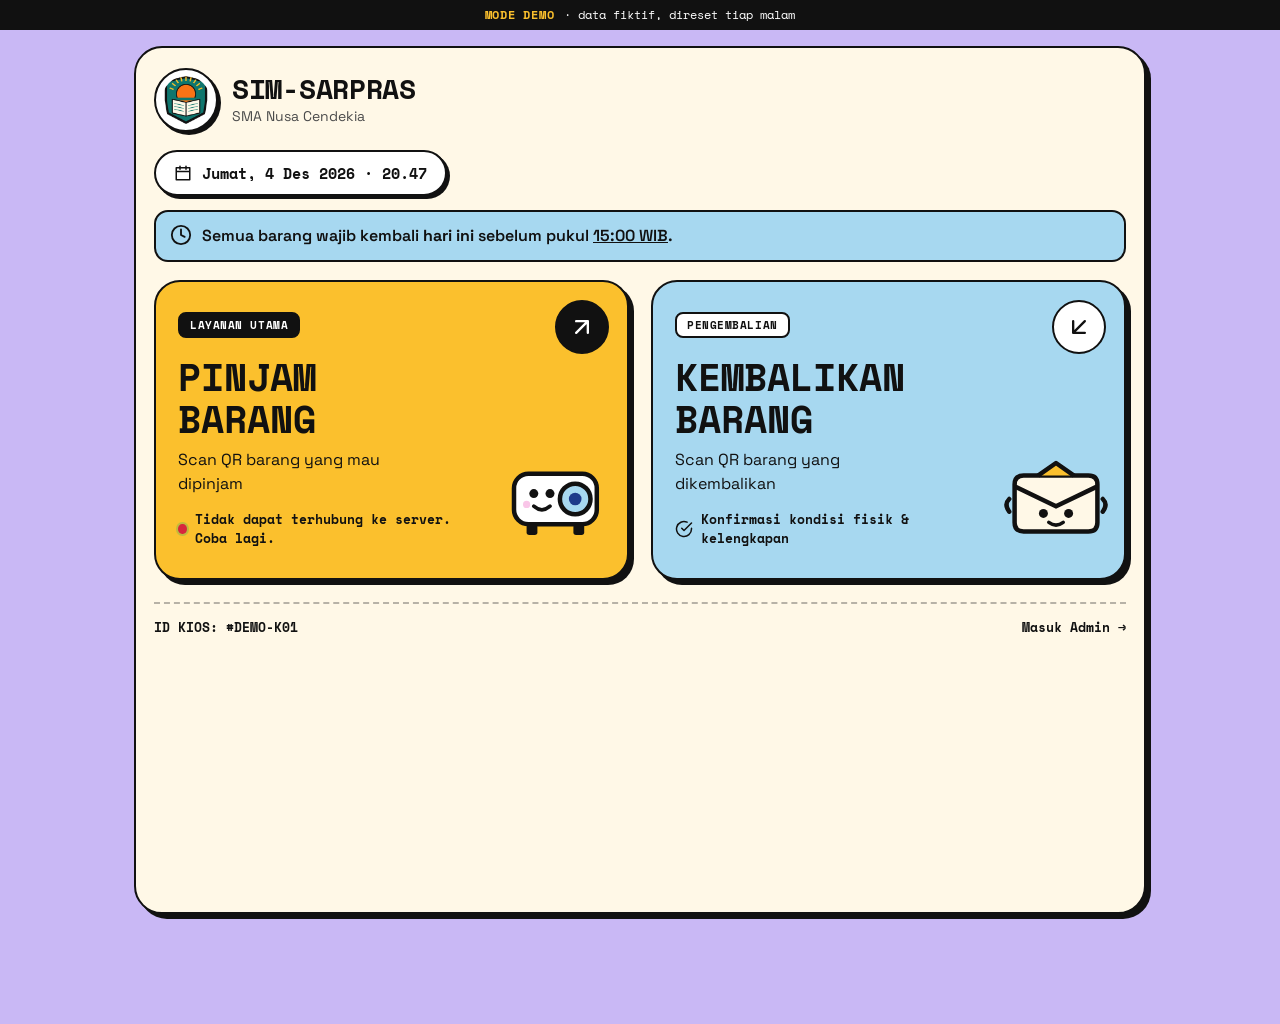
<file: index.html>
<!DOCTYPE html>
<html lang="id">
<head>
<meta charset="utf-8">
<meta name="viewport" content="width=device-width, initial-scale=1, viewport-fit=cover">
<meta name="theme-color" content="#C9B8F5">
<title>Kios SIM-SARPRAS Demo · SMA Nusa Cendekia</title>
<meta name="description" content="Kios peminjaman dan pengembalian barang sarana prasarana dengan scan QR — versi demo (sekolah fiktif SMA Nusa Cendekia).">
<link rel="icon" type="image/png" sizes="32x32" href="assets/favicon-32.png">
<link rel="icon" type="image/png" sizes="192x192" href="assets/icon-192.png">
<link rel="apple-touch-icon" href="assets/apple-touch-icon.png">
<link rel="preconnect" href="https://fonts.googleapis.com">
<link rel="preconnect" href="https://fonts.gstatic.com" crossorigin>
<link rel="preconnect" href="https://script.google.com">
<link rel="preconnect" href="https://script.googleusercontent.com">
<link href="https://fonts.googleapis.com/css2?family=Space+Grotesk:wght@400;500;600;700&family=Space+Mono:wght@400;700&display=swap" rel="stylesheet">
<link rel="stylesheet" href="css/style.css?v=1.0.1">
</head>
<body class="kiosk">
<main id="app" class="k-shell" aria-live="polite"></main>
<div class="toasts" role="status" aria-live="polite"></div>
<script src="js/config.js?v=1.0.1"></script>
<script src="js/core.js?v=1.0.1"></script>
<script src="js/demo.js?v=1.0.1"></script>
<script src="js/scanner.js?v=1.0.1"></script>
<script src="js/kiosk.js?v=1.0.1"></script>
</body>
</html>
</file>
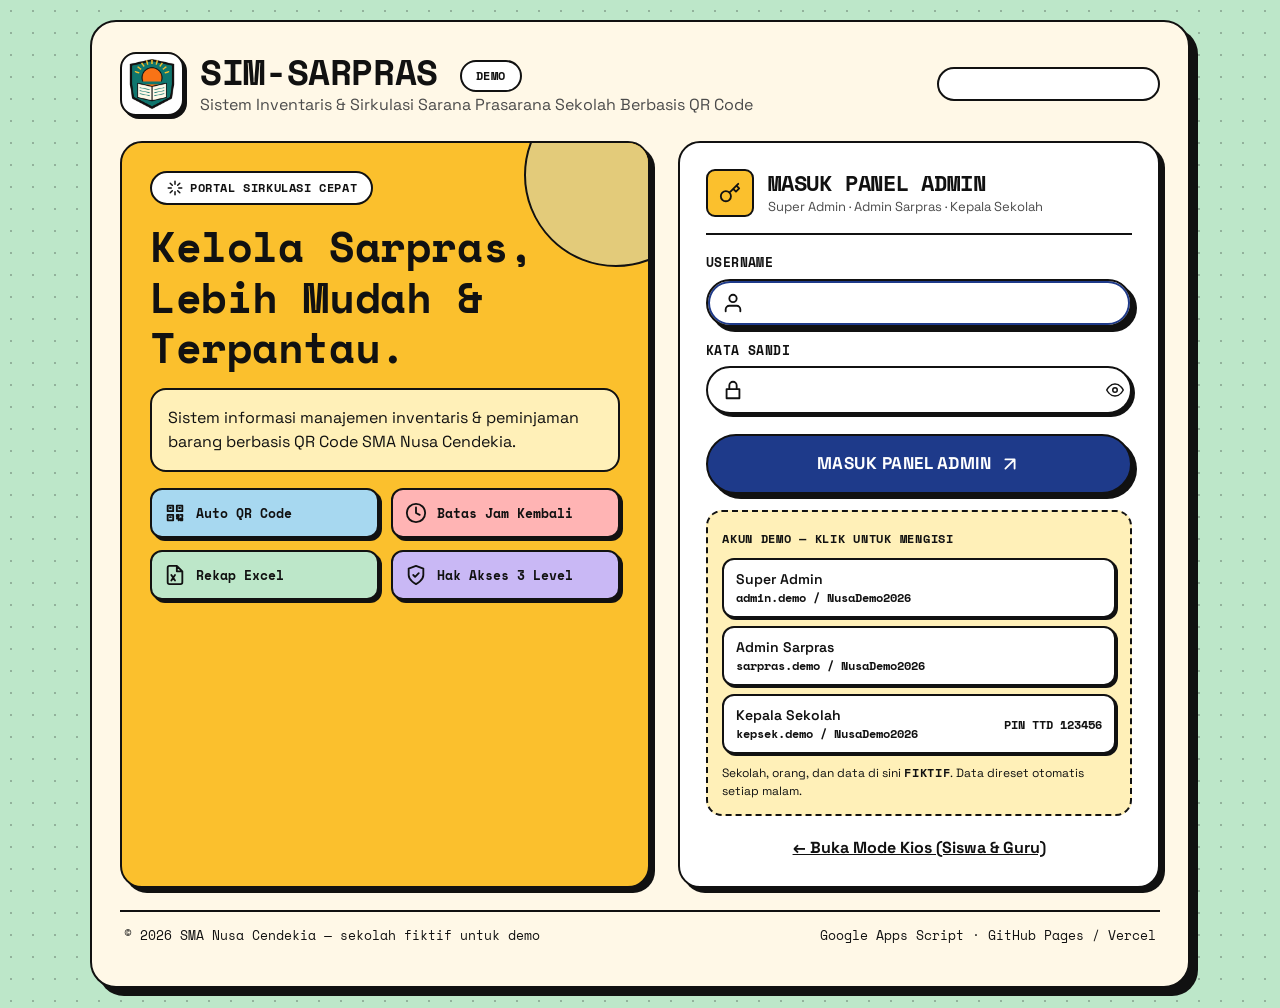
<file: admin.html>
<!DOCTYPE html>
<html lang="id">
<head>
<meta charset="utf-8">
<meta name="viewport" content="width=device-width, initial-scale=1, viewport-fit=cover">
<meta name="theme-color" content="#BDE7C9">
<meta name="robots" content="noindex">
<title>Panel Admin · SIM-SARPRAS Demo · SMA Nusa Cendekia</title>
<link rel="icon" type="image/png" sizes="32x32" href="assets/favicon-32.png">
<link rel="icon" type="image/png" sizes="192x192" href="assets/icon-192.png">
<link rel="apple-touch-icon" href="assets/apple-touch-icon.png">
<link rel="preconnect" href="https://fonts.googleapis.com">
<link rel="preconnect" href="https://fonts.gstatic.com" crossorigin>
<link rel="preconnect" href="https://script.google.com">
<link rel="preconnect" href="https://script.googleusercontent.com">
<link href="https://fonts.googleapis.com/css2?family=Space+Grotesk:wght@400;500;600;700&family=Space+Mono:wght@400;700&display=swap" rel="stylesheet">
<link rel="stylesheet" href="css/style.css?v=1.0.1">
</head>
<body class="admin">
<div id="root"></div>
<div id="printArea"></div>
<div class="toasts" role="status" aria-live="polite"></div>
<script src="js/config.js?v=1.0.1"></script>
<script src="js/core.js?v=1.0.1"></script>
<script src="js/demo.js?v=1.0.1"></script>
<script src="js/qr.js?v=1.0.1"></script>
<script src="js/scanner.js?v=1.0.1"></script>
<script src="js/xlsx-template.js?v=1.0.1"></script>
<script src="js/admin.js?v=1.0.1"></script>
<script src="js/admin-pages.js?v=1.0.1"></script>
</body>
</html>
</file>
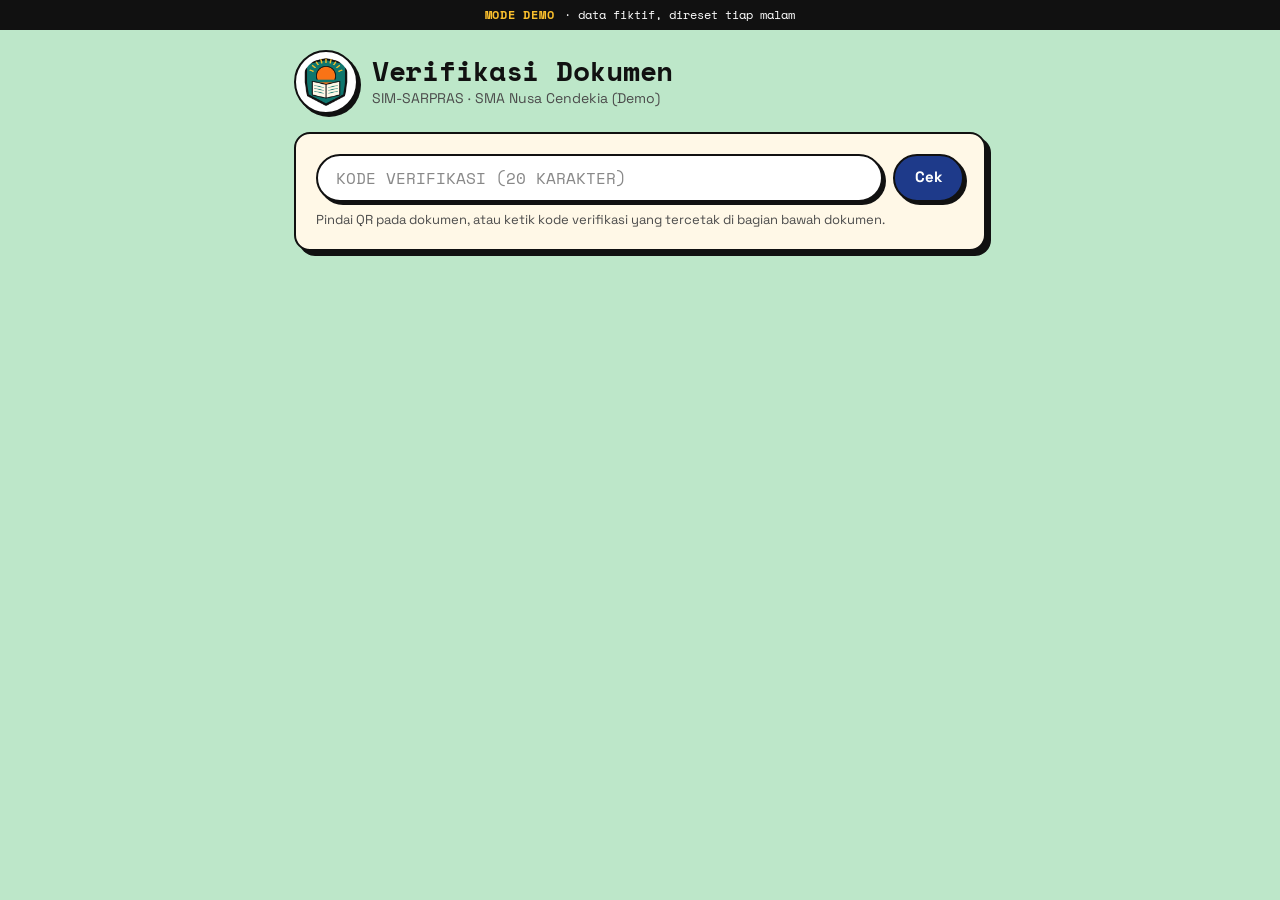
<file: verifikasi.html>
<!DOCTYPE html>
<html lang="id">
<head>
<meta charset="utf-8">
<meta name="viewport" content="width=device-width, initial-scale=1, viewport-fit=cover">
<meta name="theme-color" content="#BDE7C9">
<title>Verifikasi Dokumen · SIM-SARPRAS Demo · SMA Nusa Cendekia</title>
<meta name="description" content="Cek keaslian dokumen elektronik SIM-SARPRAS (demo SMA Nusa Cendekia).">
<link rel="icon" type="image/png" sizes="32x32" href="assets/favicon-32.png">
<link rel="apple-touch-icon" href="assets/apple-touch-icon.png">
<link rel="preconnect" href="https://fonts.googleapis.com">
<link rel="preconnect" href="https://fonts.gstatic.com" crossorigin>
<link href="https://fonts.googleapis.com/css2?family=Space+Grotesk:wght@400;500;600;700&family=Space+Mono:wght@400;700&display=swap" rel="stylesheet">
<link rel="stylesheet" href="css/style.css?v=1.0.1">
<style>
  .v-wrap{max-width:720px;margin:0 auto;padding:20px 14px 60px}
  .v-status{display:flex;align-items:center;gap:16px;padding:20px;border:var(--bw) solid var(--ink);border-radius:20px;box-shadow:var(--sh);margin:18px 0}
  .v-status .big{width:64px;height:64px;border-radius:50%;border:var(--bw) solid var(--ink);display:grid;place-items:center;background:#fff;flex:none}
</style>
</head>
<body class="admin">
<main class="v-wrap">
  <div class="k-brand"><img class="k-logo" src="assets/logo.png" alt="Logo SMA Nusa Cendekia (fiktif)"><div><h1 class="h2">Verifikasi Dokumen</h1><p class="muted" style="margin:0">SIM-SARPRAS · SMA Nusa Cendekia (Demo)</p></div></div>
  <div class="card card-pad" style="margin-top:18px">
    <form id="f" class="scanrow"><input class="input mono" id="k" placeholder="Kode verifikasi (20 karakter)" autocomplete="off" style="text-transform:uppercase" aria-label="Kode verifikasi"><button class="btn btn-navy" type="submit">Cek</button></form>
    <p class="help" style="margin:8px 0 0">Pindai QR pada dokumen, atau ketik kode verifikasi yang tercetak di bagian bawah dokumen.</p>
  </div>
  <div id="out"></div>
</main>
<div class="toasts" role="status" aria-live="polite"></div>
<script src="js/config.js?v=1.0.1"></script>
<script src="js/core.js?v=1.0.1"></script>
<script src="js/demo.js?v=1.0.1"></script>
<script>
(function () {
  var S = SAR, esc = S.esc, ic = S.ic, fmt = S.fmt, out = S.$('#out'), hasil = null;
  function cek(k) {
    k = String(k || '').trim().toUpperCase();
    if (!k) return;
    S.$('#k').value = k;
    out.innerHTML = S.skeleton(5);
    history.replaceState(null, '', '?k=' + encodeURIComponent(k));
    S.api('public.verifikasi', { k: k }).then(function (r) {
      if (!r.success) {
        out.innerHTML = '<div class="v-status" style="background:var(--red-t);border-color:var(--red)"><span class="big">' + ic('x', 'lg') + '</span><div><h2 class="h2">TIDAK DITEMUKAN</h2><p style="margin:4px 0 0">' + esc(r.message) + '</p></div></div>' +
          '<p class="help">Bila Anda yakin dokumen ini asli, hubungi bagian sarpras sekolah.</p>';
        return;
      }
      var d = hasil = r.data, sah = d.status === 'TERBIT';
      out.innerHTML = '<div class="v-status ' + (sah ? 'bg-mint' : '') + '" style="' + (sah ? '' : 'background:var(--red-t);border-color:var(--red)') + '"><span class="big">' + ic(sah ? 'shield' : 'alert', 'lg') + '</span>' +
        '<div><h2 class="h2">' + (sah ? 'DOKUMEN SAH' : 'DOKUMEN DITARIK') + '</h2><p style="margin:4px 0 0">' + (sah ? 'Dokumen ini diterbitkan resmi oleh ' + esc(d.instansi) + '.' : esc(d.catatan || 'Dokumen ini sudah ditarik dan tidak berlaku.')) + '</p></div></div>' +
        '<div class="card card-pad"><dl class="kv"><dt>Nomor</dt><dd class="mono">' + esc(d.nomor) + '</dd><dt>Jenis</dt><dd>' + esc(d.template || d.jenis) + '</dd><dt>Perihal</dt><dd>' + esc(d.perihal) + '</dd>' +
        '<dt>Terbit</dt><dd>' + fmt.tglPanjang(d.terbit) + ', ' + fmt.jam(d.terbit) + ' WIB</dd><dt>Instansi</dt><dd>' + esc(d.instansi) + '</dd></dl></div>' +
        '<h3 class="h3" style="margin:20px 0 10px">Penanda Tangan</h3>' + d.penandatangan.map(function (p) {
          var disorot = d.slotDicek && d.slotDicek === p.slot;
          return '<div class="item" style="' + (disorot ? 'background:var(--yellow-t)' : '') + '"><span class="ic" style="background:' + (p.status === 'SETUJU' ? 'var(--mint)' : 'var(--yellow)') + '">' + ic(p.status === 'SETUJU' ? 'check' : 'clock') + '</span>' +
            '<div class="body"><div class="nm">' + esc(p.nama) + (disorot ? ' <span class="chip">QR ini</span>' : '') + '</div><div class="meta">' + esc(p.label) + (p.jabatan ? ' · ' + esc(p.jabatan) : '') + '</div>' +
            '<div class="meta">Metode: ' + esc(p.metode) + (p.waktu ? ' · ' + fmt.tglJam(p.waktu) : '') + '</div></div></div>';
        }).join('') +
        (d.hashPdf ? '<div class="card card-pad" style="margin-top:20px"><h3 class="h3">Cek keaslian berkas PDF</h3><p class="help">Unggah PDF yang Anda terima. Sidik jari (SHA-256) dihitung di perangkat Anda — berkas tidak dikirim ke mana pun.</p>' +
          '<input type="file" accept="application/pdf" id="pdf" class="input" style="padding-top:12px"><div id="hashOut" style="margin-top:12px"></div></div>' : '');
      var inp = S.$('#pdf');
      if (inp) inp.onchange = function () {
        var f = inp.files[0]; if (!f) return;
        f.arrayBuffer().then(function (buf) { return crypto.subtle.digest('SHA-256', buf); }).then(function (h) {
          var hex = Array.prototype.map.call(new Uint8Array(h), function (b) { return ('0' + b.toString(16)).slice(-2); }).join('');
          var cocok = hex === d.hashPdf;
          S.$('#hashOut').innerHTML = cocok ? '<div class="infobox bg-mint">' + ic('checkc') + '<span>Berkas <b>identik</b> dengan dokumen asli yang diterbitkan.</span></div>'
            : '<div class="errbox">' + ic('alert') + '<span>Berkas <b>berbeda</b> dari aslinya (mungkin diubah, atau ini versi DOCX/hasil cetak ulang).</span></div>';
        });
      };
    });
  }
  S.$('#f').onsubmit = function (e) { e.preventDefault(); cek(S.$('#k').value); };
  var m = location.search.match(/[?&]k=([^&]+)/);
  if (m) cek(decodeURIComponent(m[1]));
})();
</script>
</body>
</html>
</file>
<file: css/style.css>
/* =========================================================
   SIM-SARPRAS (DEMO) — Design System "Neo-Brutalism Pastel"
   Sumber token: DESIGN.md + PNG hasil Google Stitch (ZIP pengguna)
   ========================================================= */
:root{
  --ink:#111111; --navy:#1E3A8A; --navy-d:#00236F;
  --yellow:#FBC02D; --yellow-t:#FFF0B8; --sky:#A7D8F0; --sky-t:#DDF0FA;
  --mint:#BDE7C9; --mint-t:#E3F5E8; --pink:#F9C6E8; --lilac:#C9B8F5; --lilac-t:#EEE7FF;
  --coral:#FF8A65; --red:#D7263D; --red-t:#FFE1E5;
  --cream:#FFF8E7; --cream-2:#F4EDDD; --white:#FFFFFF; --muted:#4B4B4B; --line:rgba(17,17,17,.15);
  --bw:2.5px; --sh:5px 5px 0 var(--ink); --sh-sm:3px 3px 0 var(--ink); --sh-lg:8px 8px 0 var(--ink);
  --r-card:16px; --r-chip:8px; --r-pill:999px; --r-in:14px;
  --f-mono:"Space Mono",ui-monospace,Menlo,Consolas,monospace;
  --f-ui:"Space Grotesk",system-ui,-apple-system,"Segoe UI",Roboto,sans-serif;
  --ease:cubic-bezier(.2,.8,.2,1);
}
*{box-sizing:border-box}
html{-webkit-text-size-adjust:100%}
body{margin:0;font-family:var(--f-ui);font-size:16px;line-height:1.5;color:var(--ink);background:var(--cream);-webkit-font-smoothing:antialiased}
button,input,select,textarea{font:inherit;color:inherit}
a{color:var(--navy)}
img{max-width:100%;display:block}
.mono{font-family:var(--f-mono)}
.muted{color:var(--muted)}
.hidden{display:none!important}
.sr-only{position:absolute;width:1px;height:1px;padding:0;margin:-1px;overflow:hidden;clip:rect(0,0,0,0);border:0}
.ico{width:22px;height:22px;flex:none;stroke:currentColor;fill:none;stroke-width:2;stroke-linecap:round;stroke-linejoin:round}
.ico.sm{width:18px;height:18px}.ico.lg{width:28px;height:28px}
:focus-visible{outline:3px solid var(--navy);outline-offset:2px}
@media (prefers-reduced-motion:reduce){*{animation:none!important;transition:none!important}}

/* ---------- Tipografi ---------- */
h1,h2,h3,h4{font-family:var(--f-mono);font-weight:700;margin:0;line-height:1.2;letter-spacing:-.01em}
.h-hero{font-size:clamp(28px,5vw,48px)}
.h1{font-size:clamp(24px,3.4vw,36px)}
.h2{font-size:22px}.h3{font-size:18px}
.code{font-family:var(--f-mono);font-weight:700;letter-spacing:.04em;font-size:14px}
.label{font-size:12px;font-weight:700;letter-spacing:.05em;text-transform:uppercase;font-family:var(--f-mono)}

/* ---------- Tombol ---------- */
.btn{--bg:var(--white);display:inline-flex;align-items:center;justify-content:center;gap:8px;min-height:44px;padding:10px 20px;border:var(--bw) solid var(--ink);border-radius:var(--r-pill);background:var(--bg);box-shadow:var(--sh-sm);font-weight:700;font-size:15px;cursor:pointer;text-decoration:none;color:var(--ink);transition:transform .12s var(--ease),box-shadow .12s var(--ease);white-space:nowrap;user-select:none}
.btn:hover{transform:translate(-2px,-2px);box-shadow:5px 5px 0 var(--ink)}
.btn:active{transform:translate(3px,3px);box-shadow:0 0 0 var(--ink)}
.btn[disabled],.btn.is-disabled{background:#DCDCDC;color:#777;box-shadow:none;transform:none;cursor:not-allowed;border-color:#999}
.btn-yellow{--bg:var(--yellow)}.btn-sky{--bg:var(--sky)}.btn-mint{--bg:var(--mint)}.btn-pink{--bg:var(--pink)}.btn-lilac{--bg:var(--lilac)}
.btn-navy{--bg:var(--navy);color:#fff}.btn-ink{--bg:var(--ink);color:#fff}
.btn-danger{--bg:var(--red);color:#fff}.btn-danger-o{--bg:var(--white);color:var(--red);border-color:var(--red)}
.btn-ghost{background:transparent;border-color:transparent;box-shadow:none}.btn-ghost:hover{background:rgba(17,17,17,.06);transform:none;box-shadow:none}
.btn-lg{min-height:60px;font-size:17px;padding:14px 28px;text-transform:uppercase;letter-spacing:.03em;box-shadow:var(--sh)}
.btn-lg:hover{box-shadow:7px 7px 0 var(--ink)}.btn-lg:active{transform:translate(5px,5px);box-shadow:none}
.btn-sm{min-height:36px;padding:6px 14px;font-size:13px}
.btn-block{width:100%}
.btn-icon{width:44px;padding:0;border-radius:12px}
.btn-round{width:44px;padding:0}
.btn .spin{width:18px;height:18px;border:3px solid currentColor;border-right-color:transparent;border-radius:50%;animation:spin .7s linear infinite}
@keyframes spin{to{transform:rotate(360deg)}}

/* ---------- Kartu, chip, badge ---------- */
.card{background:var(--cream);border:var(--bw) solid var(--ink);border-radius:var(--r-card);box-shadow:var(--sh)}
.card-white{background:var(--white)}
.card-pad{padding:20px}
.card-head{display:flex;align-items:center;justify-content:space-between;gap:12px;padding:14px 18px;border-bottom:var(--bw) solid var(--ink);border-radius:calc(var(--r-card) - 3px) calc(var(--r-card) - 3px) 0 0}
.card-head h3{font-size:16px}
.bg-yellow{background:var(--yellow)}.bg-sky{background:var(--sky)}.bg-mint{background:var(--mint)}.bg-pink{background:var(--pink)}.bg-lilac{background:var(--lilac)}.bg-coral{background:var(--coral)}.bg-red{background:var(--red);color:#fff}.bg-white{background:#fff}.bg-cream{background:var(--cream)}.bg-navy{background:var(--navy);color:#fff}
.chip{display:inline-flex;align-items:center;gap:6px;padding:4px 10px;border:2px solid var(--ink);border-radius:var(--r-chip);background:var(--white);font-family:var(--f-mono);font-weight:700;font-size:11px;letter-spacing:.05em;text-transform:uppercase;white-space:nowrap;line-height:1.3}
.chip.pill{border-radius:var(--r-pill);padding:6px 14px;font-size:12px}
.badge{display:inline-flex;align-items:center;gap:5px;padding:3px 10px;border:2px solid var(--ink);border-radius:var(--r-pill);font-family:var(--f-mono);font-size:11px;font-weight:700;letter-spacing:.04em;text-transform:uppercase;white-space:nowrap;background:#fff}
.st-TERSEDIA,.st-BAIK,.st-LENGKAP,.st-TEPAT,.st-SELESAI,.st-AKTIF-USER,.st-TERBIT{background:var(--mint)}
.st-DIPINJAM,.st-AKTIF,.st-MENUNGGU_TTD,.st-DRAF{background:var(--yellow)}
.st-TERLAMBAT,.st-DITARIK{background:var(--red);color:#fff}
.st-RUSAK{background:var(--red-t);color:var(--red);border-color:var(--red)}
.st-TIDAK_LENGKAP{background:var(--pink)}
.st-NONAKTIF{background:#E5E5E5;color:#555}
.st-UNIT{background:var(--sky)}.st-STOK{background:var(--pink)}
.st-SISWA{background:var(--sky)}.st-GURU{background:var(--lilac)}
.st-SUPER_ADMIN{background:var(--navy);color:#fff}.st-ADMIN_SARPRAS{background:var(--yellow)}.st-KEPALA_SEKOLAH{background:var(--lilac)}

/* ---------- Form ---------- */
.field{display:flex;flex-direction:column;gap:6px;margin-bottom:14px}
.field>label,.flabel{font-size:13px;font-weight:700;letter-spacing:.03em;text-transform:uppercase;font-family:var(--f-mono)}
.field .req{color:var(--red)}
.input,.select,.textarea{width:100%;min-height:48px;padding:10px 18px;border:var(--bw) solid var(--ink);border-radius:var(--r-pill);background:var(--white);box-shadow:var(--sh-sm);outline:none;transition:box-shadow .12s}
.select{appearance:none;background-image:url("data:image/svg+xml,%3Csvg xmlns='http://www.w3.org/2000/svg' width='14' height='14' viewBox='0 0 24 24' fill='none' stroke='%23111' stroke-width='3'%3E%3Cpath d='m6 9 6 6 6-6'/%3E%3C/svg%3E");background-repeat:no-repeat;background-position:right 16px center;padding-right:40px}
.textarea{border-radius:var(--r-in);min-height:96px;resize:vertical}
.input:focus,.select:focus,.textarea:focus{box-shadow:5px 5px 0 var(--ink),inset 0 0 0 2px var(--navy)}
.input::placeholder,.textarea::placeholder{color:rgba(17,17,17,.5)}
.input.err,.textarea.err,.select.err{border-color:var(--red);box-shadow:3px 3px 0 var(--red)}
.ferr{color:var(--red);font-size:13px;font-weight:600;display:flex;gap:6px;align-items:center}
.help{font-size:13px;color:var(--muted)}
.input-wrap{position:relative}.input-wrap .ico{position:absolute;left:16px;top:50%;transform:translateY(-50%);pointer-events:none}
.input-wrap .input{padding-left:46px}
.input-lg{min-height:58px;font-size:18px}
.check{display:inline-flex;align-items:center;gap:10px;cursor:pointer;font-weight:600}
.check input{appearance:none;width:22px;height:22px;border:var(--bw) solid var(--ink);border-radius:5px;background:#fff;display:grid;place-content:center;margin:0;cursor:pointer;flex:none}
.check input:checked{background:var(--yellow);box-shadow:2px 2px 0 var(--ink)}
.check input:checked::after{content:"";width:10px;height:6px;border:solid var(--ink);border-width:0 0 3px 3px;transform:rotate(-45deg) translate(1px,-1px)}
.seg{display:flex;gap:8px;padding:5px;border:var(--bw) solid var(--ink);border-radius:var(--r-pill);background:#fff;box-shadow:var(--sh-sm)}
.seg button{flex:1;min-height:46px;border:0;border-radius:var(--r-pill);background:transparent;font-weight:700;cursor:pointer;font-size:16px}
.seg button[aria-pressed=true]{background:var(--ink);color:#fff}
.grid-2{display:grid;grid-template-columns:repeat(2,minmax(0,1fr));gap:14px}
.grid-3{display:grid;grid-template-columns:repeat(3,minmax(0,1fr));gap:14px}
@media (max-width:640px){.grid-2,.grid-3{grid-template-columns:1fr}}
.choice{display:flex;flex-direction:column;align-items:center;justify-content:center;gap:8px;min-height:104px;padding:14px;border:var(--bw) solid var(--ink);border-radius:var(--r-card);background:#fff;font-weight:700;font-size:17px;cursor:pointer;box-shadow:var(--sh-sm);position:relative;transition:transform .12s,box-shadow .12s}
.choice:hover{transform:translate(-2px,-2px);box-shadow:5px 5px 0 var(--ink)}
.choice[aria-pressed=true]{box-shadow:var(--sh)}
.choice[aria-pressed=true]::after{content:"";position:absolute;top:8px;right:8px;width:22px;height:22px;border-radius:50%;background:var(--ink) url("data:image/svg+xml,%3Csvg xmlns='http://www.w3.org/2000/svg' viewBox='0 0 24 24' fill='none' stroke='%23fff' stroke-width='3.5'%3E%3Cpath d='M5 12l5 5L20 7'/%3E%3C/svg%3E") center/14px no-repeat}
.choice.c-good[aria-pressed=true]{background:var(--mint)}.choice.c-bad[aria-pressed=true]{background:var(--red-t);border-color:var(--red)}.choice.c-pink[aria-pressed=true]{background:var(--pink)}
.stepper{display:inline-flex;align-items:center;border:var(--bw) solid var(--ink);border-radius:var(--r-pill);background:#fff;box-shadow:var(--sh-sm);overflow:hidden}
.stepper button{width:42px;height:40px;border:0;background:var(--cream);font-size:22px;font-weight:700;cursor:pointer}
.stepper input{width:56px;text-align:center;border:0;border-left:2px solid var(--ink);border-right:2px solid var(--ink);height:40px;font-family:var(--f-mono);font-weight:700;font-size:16px;outline:none}

/* ---------- Tabel ---------- */
.tbl-wrap{border:var(--bw) solid var(--ink);border-radius:var(--r-card);background:var(--cream);box-shadow:var(--sh);overflow:auto;max-width:100%}
.tbl{width:100%;border-collapse:collapse;font-size:14px;min-width:640px}
.tbl th{position:sticky;top:0;background:var(--navy);color:#fff;font-family:var(--f-mono);font-size:11px;letter-spacing:.06em;text-transform:uppercase;text-align:left;padding:12px 14px;white-space:nowrap;border-bottom:var(--bw) solid var(--ink);z-index:1}
.tbl td{padding:11px 14px;border-bottom:1.5px solid var(--ink);vertical-align:middle}
.tbl tbody tr:nth-child(even){background:#fff}
.tbl tbody tr:hover{background:var(--yellow-t)}
.tbl tbody tr:last-child td{border-bottom:0}
.tbl .num{text-align:right;font-family:var(--f-mono)}
.tbl .sub{font-size:12px;color:var(--muted);font-family:var(--f-mono)}
.tbl-foot{display:flex;justify-content:space-between;align-items:center;gap:12px;padding:12px 4px;flex-wrap:wrap;font-size:13px}
.pager{display:flex;gap:6px}
.pager button{min-width:36px;height:36px;border:2px solid var(--ink);background:#fff;border-radius:8px;font-family:var(--f-mono);font-weight:700;cursor:pointer}
.pager button[aria-current=true]{background:var(--ink);color:#fff}
.pager button:disabled{opacity:.4;cursor:default}
.avatar{width:34px;height:34px;border:2px solid var(--ink);border-radius:50%;display:inline-grid;place-items:center;font-family:var(--f-mono);font-weight:700;font-size:12px;background:#fff;flex:none}

/* ---------- Toast, modal, drawer, skeleton ---------- */
.toasts{position:fixed;top:16px;right:16px;left:16px;z-index:1000;display:flex;flex-direction:column;align-items:flex-end;gap:10px;pointer-events:none}
.toast{pointer-events:auto;max-width:420px;width:100%;display:flex;gap:10px;align-items:flex-start;padding:12px 16px;border:var(--bw) solid var(--ink);border-radius:14px;background:var(--mint);box-shadow:var(--sh);font-weight:600;animation:tin .22s var(--ease)}
.toast.error{background:var(--red-t);border-color:var(--red);box-shadow:5px 5px 0 var(--red)}.toast.info{background:var(--sky)}.toast.warn{background:var(--yellow)}
@keyframes tin{from{transform:translateY(-12px);opacity:0}}
.overlay{position:fixed;inset:0;background:rgba(17,17,17,.45);z-index:900;display:flex;align-items:center;justify-content:center;padding:16px;animation:fade .15s}
@keyframes fade{from{opacity:0}}
.modal{width:100%;max-width:560px;max-height:calc(100vh - 32px);overflow:auto;background:var(--cream);border:var(--bw) solid var(--ink);border-radius:20px;box-shadow:var(--sh-lg);animation:pop .2s var(--ease)}
.modal.wide{max-width:900px}
@keyframes pop{from{transform:scale(.96);opacity:0}}
.modal-head{display:flex;justify-content:space-between;align-items:center;gap:12px;padding:16px 20px;border-bottom:var(--bw) solid var(--ink)}
.modal-body{padding:20px}
.modal-foot{display:flex;justify-content:flex-end;gap:10px;padding:14px 20px;border-top:var(--bw) solid var(--ink);flex-wrap:wrap}
.sheet{position:fixed;left:0;right:0;bottom:0;z-index:950;background:var(--cream);border-top:var(--bw) solid var(--ink);border-radius:28px 28px 0 0;padding:22px 20px calc(22px + env(safe-area-inset-bottom));animation:up .22s var(--ease);box-shadow:0 -6px 0 rgba(17,17,17,.15)}
@keyframes up{from{transform:translateY(40px);opacity:0}}
.skel{background:linear-gradient(90deg,#EDE6D6 25%,#F7F1E3 50%,#EDE6D6 75%);background-size:200% 100%;animation:sh 1.2s infinite linear;border-radius:10px;min-height:16px}
@keyframes sh{to{background-position:-200% 0}}
.empty{display:flex;flex-direction:column;align-items:center;text-align:center;gap:10px;padding:32px 16px;color:var(--muted)}
.empty .mascot{width:96px;height:96px}
.errbox{display:flex;gap:10px;padding:12px 14px;border:var(--bw) solid var(--red);border-radius:14px;background:var(--red-t);color:#7a0010;font-weight:600}
.infobox{display:flex;gap:10px;padding:12px 14px;border:var(--bw) solid var(--ink);border-radius:14px;background:var(--sky);font-weight:600;align-items:flex-start}
.warnbox{display:flex;gap:10px;padding:12px 14px;border:var(--bw) solid var(--ink);border-radius:14px;background:var(--yellow-t);font-weight:600;align-items:flex-start}

/* =========================================================
   KIOS (mobile-first)
   ========================================================= */
body.kiosk{background:var(--lilac);min-height:100vh;min-height:100dvh}
.k-shell{max-width:520px;margin:0 auto;padding:16px 14px calc(110px + env(safe-area-inset-bottom));min-height:100dvh}
.k-frame{background:var(--cream);border:var(--bw) solid var(--ink);border-radius:28px;box-shadow:var(--sh);padding:20px 18px;min-height:calc(100dvh - 32px)}
.k-brand{display:flex;align-items:center;gap:14px}
.k-logo{width:64px;height:64px;border:var(--bw) solid var(--ink);border-radius:50%;background:#fff;padding:6px;box-shadow:var(--sh-sm);flex:none}
.k-brand h1{font-size:28px}
.k-brand p{margin:0;font-size:14px;color:var(--muted)}
.k-clock{display:inline-flex;align-items:center;gap:10px;margin:18px 0 14px;padding:10px 18px;border:var(--bw) solid var(--ink);border-radius:var(--r-pill);background:#fff;box-shadow:var(--sh-sm);font-family:var(--f-mono);font-weight:700;font-size:15px}
.k-tile{position:relative;display:block;width:100%;text-align:left;margin-top:18px;padding:22px;border:var(--bw) solid var(--ink);border-radius:26px;box-shadow:var(--sh);cursor:pointer;min-height:220px;overflow:hidden;transition:transform .12s var(--ease),box-shadow .12s var(--ease);color:var(--ink)}
.k-tile:hover{transform:translate(-2px,-2px);box-shadow:7px 7px 0 var(--ink)}
.k-tile:active{transform:translate(5px,5px);box-shadow:none}
.k-tile .t-title{font-family:var(--f-mono);font-weight:700;font-size:clamp(28px,8vw,38px);line-height:1.1;margin:18px 0 8px;max-width:70%}
.k-tile .t-sub{font-size:16px;max-width:62%}
.k-tile .t-arrow{position:absolute;top:18px;right:18px;width:54px;height:54px;border-radius:50%;display:grid;place-items:center;border:var(--bw) solid var(--ink)}
.k-tile .t-mascot{position:absolute;right:14px;bottom:16px;width:108px;height:108px}
.k-tile .t-foot{display:flex;align-items:center;gap:8px;margin-top:14px;padding-right:118px;font-family:var(--f-mono);font-weight:700;font-size:13px}
.dot{width:10px;height:10px;border-radius:50%;background:#10A36B;display:inline-block;box-shadow:0 0 0 2px rgba(16,163,107,.25)}
.dot.off{background:var(--red)}
.k-foot{display:flex;justify-content:space-between;align-items:center;margin-top:22px;padding-top:14px;border-top:2.5px dashed rgba(17,17,17,.3);font-family:var(--f-mono);font-size:13px;font-weight:700}
.k-top{display:flex;align-items:center;gap:12px;margin-bottom:14px}
.k-top h2{font-size:22px;flex:1}
.k-back{width:48px;height:48px;border-radius:50%;border:var(--bw) solid var(--ink);background:var(--coral);display:grid;place-items:center;box-shadow:var(--sh-sm);cursor:pointer}
.k-back:active{transform:translate(3px,3px);box-shadow:none}
.k-logo-sm{width:44px;height:44px;border-radius:50%;border:2px solid var(--ink);background:#fff;padding:4px}
.steps{display:flex;gap:6px;margin-bottom:18px}
.steps span{flex:1;text-align:center;padding:7px 4px;border:2px solid var(--ink);border-radius:var(--r-pill);font-family:var(--f-mono);font-size:11px;font-weight:700;background:#fff;white-space:nowrap;overflow:hidden;text-overflow:ellipsis}
.steps span.on{background:var(--yellow)}.steps.ret span.on{background:var(--sky)}
.steps span.done{background:var(--ink);color:#fff}
.k-actions{position:fixed;left:0;right:0;bottom:0;z-index:50;padding:12px 14px calc(12px + env(safe-area-inset-bottom));background:linear-gradient(to top,var(--lilac) 70%,rgba(201,184,245,0))}
.k-actions .inner{max-width:520px;margin:0 auto;display:flex;flex-direction:column;gap:6px}
.k-actions .cap{text-align:center;font-size:13px;font-weight:700;font-family:var(--f-mono)}
.sugg{margin-top:8px;border:var(--bw) solid var(--ink);border-radius:16px;background:#fff;box-shadow:var(--sh);overflow:hidden}
.sugg button{display:flex;width:100%;align-items:center;justify-content:space-between;gap:10px;padding:13px 16px;border:0;border-bottom:1.5px solid var(--line);background:#fff;text-align:left;font-size:16px;font-weight:600;cursor:pointer;min-height:52px}
.sugg button:last-child{border-bottom:0}
.sugg button:hover,.sugg button.act{background:var(--yellow-t)}
.sugg mark{background:var(--yellow);padding:0 1px;border-radius:3px}
.person{display:flex;align-items:center;gap:12px;padding:14px 16px;border:var(--bw) solid var(--ink);border-radius:18px;background:var(--mint);box-shadow:var(--sh-sm);margin-top:12px}
.person .avatar{width:44px;height:44px;font-size:14px}
.person b{font-size:17px}
.cam{position:relative;aspect-ratio:1/1;max-height:340px;width:100%;margin:0 auto;border:var(--bw) solid var(--ink);border-radius:24px;background:#1a1a1a;overflow:hidden;box-shadow:var(--sh)}
.cam video,.cam #reader video{width:100%!important;height:100%!important;object-fit:cover}
.cam #reader{width:100%;height:100%}
.cam #reader__dashboard,.cam #reader img{display:none!important}
.cam .br{position:absolute;width:44px;height:44px;border:6px solid var(--yellow);z-index:3}
.steps.ret~* .cam .br,.ret-mode .cam .br{border-color:var(--sky)}
.cam .br.tl{top:16%;left:16%;border-right:0;border-bottom:0;border-radius:10px 0 0 0}
.cam .br.tr{top:16%;right:16%;border-left:0;border-bottom:0;border-radius:0 10px 0 0}
.cam .br.bl{bottom:16%;left:16%;border-right:0;border-top:0;border-radius:0 0 0 10px}
.cam .br.bm{bottom:16%;right:16%;border-left:0;border-top:0;border-radius:0 0 10px 0}
.cam .line{position:absolute;left:18%;right:18%;height:3px;background:var(--yellow);top:20%;z-index:3;box-shadow:0 0 12px var(--yellow);animation:scan 2s ease-in-out infinite alternate}
@keyframes scan{to{top:78%}}
.cam .cam-msg{position:absolute;inset:0;display:flex;flex-direction:column;align-items:center;justify-content:center;gap:10px;color:#fff;text-align:center;padding:24px;z-index:4;font-weight:600}
.cam-cap{text-align:center;font-weight:700;margin:10px 0 0}
.cam-tools{display:flex;justify-content:center;gap:12px;margin-top:10px}
.or{display:flex;align-items:center;gap:12px;margin:16px 0;font-family:var(--f-mono);font-weight:700;font-size:13px}
.or::before,.or::after{content:"";flex:1;height:2px;background:var(--ink);opacity:.25}
.scanrow{display:flex;gap:10px}
.scanrow .input{flex:1;font-family:var(--f-mono);text-transform:uppercase}
.item{display:flex;gap:12px;align-items:flex-start;padding:14px;border:var(--bw) solid var(--ink);border-radius:20px;background:#fff;box-shadow:var(--sh-sm);margin-top:12px}
.item .ic{width:46px;height:46px;border:2px solid var(--ink);border-radius:12px;display:grid;place-items:center;background:var(--sky);flex:none}
.item .body{flex:1;min-width:0}
.item .nm{font-weight:700;font-size:16px;line-height:1.3}
.item .meta{font-size:13px;color:var(--muted);margin-top:2px}
.item .rm{width:36px;height:36px;border-radius:50%;border:2px solid var(--ink);background:var(--cream);display:grid;place-items:center;cursor:pointer;flex:none}
.sect-title{display:flex;align-items:center;gap:10px;margin:22px 0 4px;font-family:var(--f-mono);font-weight:700;font-size:16px}
.count{display:inline-grid;place-items:center;min-width:26px;height:26px;padding:0 6px;border-radius:13px;background:var(--ink);color:#fff;font-size:13px}
.flash{animation:flash .6s}
@keyframes flash{0%{background:var(--mint)}100%{background:#fff}}
.ok-screen{text-align:center;padding-top:8px}
.ok-screen .big{width:120px;height:120px;margin:4px auto 12px}
.receipt{text-align:left;margin-top:18px;padding:18px;border:var(--bw) solid var(--ink);border-radius:20px;background:#fff;box-shadow:var(--sh)}
.receipt .row{display:flex;justify-content:space-between;gap:12px;padding:6px 0;font-size:15px}
.receipt hr{border:0;border-top:2.5px dashed rgba(17,17,17,.3);margin:10px 0}
.strip{display:flex;align-items:center;gap:10px;margin-top:16px;padding:14px 16px;border:var(--bw) solid var(--ink);border-radius:16px;background:var(--yellow);font-weight:700;box-shadow:var(--sh-sm);text-align:left}
.loaninfo{padding:16px;border:var(--bw) solid var(--ink);border-radius:20px;background:#fff;box-shadow:var(--sh);margin-top:14px}
.loaninfo .r{display:flex;justify-content:space-between;gap:10px;padding:5px 0;font-size:15px}
.confetti{position:fixed;inset:0;pointer-events:none;z-index:5;overflow:hidden}
.confetti i{position:absolute;top:-20px;width:12px;height:12px;border:2px solid var(--ink);animation:fall 1.6s ease-in forwards}
@keyframes fall{to{transform:translateY(105vh) rotate(540deg)}}
@media (min-width:900px){
  .k-shell.wide{max-width:1040px}
  .k-shell.wide .tiles{display:grid;grid-template-columns:1fr 1fr;gap:22px}
  .k-shell.wide .k-tile{min-height:300px}
}

/* =========================================================
   ADMIN
   ========================================================= */
body.admin{background:var(--mint)}
.a-shell{display:flex;min-height:100vh}
.a-side{width:260px;flex:none;background:var(--cream-2);border-right:var(--bw) solid var(--ink);display:flex;flex-direction:column;position:sticky;top:0;height:100vh;overflow:auto}
.a-brand{display:flex;gap:12px;align-items:center;padding:18px 18px 16px;border-bottom:var(--bw) solid var(--ink)}
.a-brand img{width:48px;height:48px}
.a-brand b{font-family:var(--f-mono);font-size:18px;color:var(--navy);line-height:1.1;display:block}
.a-brand small{font-family:var(--f-mono);font-size:10px;letter-spacing:.06em;text-transform:uppercase}
.a-nav{padding:14px 12px;display:flex;flex-direction:column;gap:4px;flex:1}
.a-nav .sec{font-family:var(--f-mono);font-size:11px;letter-spacing:.08em;text-transform:uppercase;color:var(--muted);padding:14px 10px 6px;border-top:2px solid rgba(17,17,17,.15);margin-top:8px}
.a-nav a{display:flex;align-items:center;gap:12px;padding:11px 12px;border-radius:10px;color:var(--ink);text-decoration:none;font-weight:600;font-size:15px;border:2px solid transparent;min-height:44px}
.a-nav a:hover{background:rgba(17,17,17,.06)}
.a-nav a.on{background:var(--ink);color:#fff;box-shadow:3px 3px 0 var(--navy)}
.a-nav a .nb{margin-left:auto;min-width:22px;height:22px;padding:0 6px;border-radius:11px;background:var(--red);color:#fff;border:2px solid var(--ink);font-size:11px;font-family:var(--f-mono);display:grid;place-items:center}
.a-side-foot{padding:14px;border-top:var(--bw) solid var(--ink)}
.a-main{flex:1;min-width:0;padding:16px 22px 40px}
.a-top{display:flex;align-items:center;gap:12px;margin-bottom:16px}
.a-top .search{flex:1;max-width:520px}
.a-top .who{display:flex;align-items:center;gap:10px;padding:6px 14px 6px 6px;border:var(--bw) solid var(--ink);border-radius:var(--r-pill);background:#fff;box-shadow:var(--sh-sm)}
.a-top .who .avatar{background:var(--navy);color:#fff}
.a-top .who b{display:block;font-size:14px;line-height:1.1}.a-top .who small{font-family:var(--f-mono);font-size:10px;text-transform:uppercase}
.a-frame{background:var(--cream);border:var(--bw) solid var(--ink);border-radius:20px;box-shadow:var(--sh);padding:24px;min-height:calc(100vh - 110px)}
.a-head{display:flex;align-items:flex-end;justify-content:space-between;gap:16px;flex-wrap:wrap;margin-bottom:20px;padding-bottom:16px;border-bottom:var(--bw) solid var(--ink)}
.a-head p{margin:6px 0 0;color:var(--muted);font-size:14px}
.a-head .acts{display:flex;gap:10px;flex-wrap:wrap}
.datechip{display:inline-flex;align-items:center;gap:10px;padding:8px 8px 8px 16px;border:var(--bw) solid var(--ink);border-radius:var(--r-pill);background:var(--yellow);box-shadow:var(--sh-sm);font-weight:700;font-size:14px}
.datechip .chip{background:var(--ink);color:#fff;border-color:var(--ink)}
.stats{display:grid;grid-template-columns:repeat(5,minmax(0,1fr));gap:16px;margin-bottom:22px}
.stat{padding:16px;border:var(--bw) solid var(--ink);border-radius:var(--r-card);box-shadow:var(--sh);min-height:130px;display:flex;flex-direction:column;justify-content:space-between;cursor:pointer;transition:transform .12s,box-shadow .12s}
.stat:hover{transform:translate(-2px,-2px);box-shadow:7px 7px 0 var(--ink)}
.stat .top{display:flex;justify-content:space-between;align-items:flex-start}
.stat .ib{width:42px;height:42px;border:2px solid var(--ink);border-radius:10px;display:grid;place-items:center;background:rgba(255,255,255,.6)}
.stat .n{font-family:var(--f-mono);font-weight:700;font-size:36px;line-height:1}
.stat .l{font-weight:700;font-size:14px;margin-top:10px}
.stat svg.wave{width:70%;height:14px;margin-top:6px}
.filters{display:flex;gap:10px;flex-wrap:wrap;align-items:center;padding:14px;border:var(--bw) solid var(--ink);border-radius:var(--r-card);background:var(--lilac-t);box-shadow:var(--sh-sm);margin-bottom:16px}
.filters .input,.filters .select{min-height:42px;width:auto;flex:1 1 160px;padding:8px 14px;font-size:14px}
.filters .select{padding-right:36px}
.tabs{display:flex;gap:8px;flex-wrap:wrap;margin-bottom:14px}
.tabs button{padding:8px 16px;border:var(--bw) solid var(--ink);border-radius:var(--r-pill);background:#fff;font-weight:700;cursor:pointer;font-size:14px;min-height:40px}
.tabs button[aria-selected=true]{background:var(--ink);color:#fff}
.tabs button .count{margin-left:6px;background:var(--yellow);color:var(--ink);height:22px;min-width:22px;font-size:11px}
.row-acts{display:flex;gap:6px;justify-content:flex-end}
.ib-btn{width:36px;height:36px;border:2px solid var(--ink);border-radius:9px;background:#fff;display:inline-grid;place-items:center;cursor:pointer}
.ib-btn:hover{background:var(--yellow-t)}
.ib-btn.danger{color:var(--red);border-color:var(--red)}
.cols-2{display:grid;grid-template-columns:minmax(0,1.4fr) minmax(0,1fr);gap:20px;margin-top:22px}
.cols-2e{display:grid;grid-template-columns:1fr 1fr;gap:20px;margin-top:22px}
.chart{width:100%;height:auto;display:block}
.chart text{font-family:var(--f-mono);font-size:11px;fill:var(--ink)}
.hbar{margin:12px 0}
.hbar .t{display:flex;justify-content:space-between;font-size:13px;font-weight:600;gap:10px}
.hbar .t span:last-child{font-family:var(--f-mono);white-space:nowrap}
.hbar .b{height:14px;border:2px solid var(--ink);border-radius:8px;background:#fff;margin-top:5px;overflow:hidden}
.hbar .b i{display:block;height:100%;border-right:2px solid var(--ink)}
.legend{display:flex;flex-direction:column;gap:10px}
.legend div{display:flex;justify-content:space-between;align-items:center;gap:12px;padding:10px 12px;border:2px solid var(--ink);border-radius:10px;background:#fff;font-size:14px}
.legend i{width:14px;height:14px;border-radius:50%;border:2px solid var(--ink);display:inline-block;margin-right:8px;vertical-align:-2px}
.bulk{position:sticky;bottom:12px;display:flex;align-items:center;gap:10px;flex-wrap:wrap;padding:12px 16px;margin-top:14px;border:var(--bw) solid var(--ink);border-radius:var(--r-pill);background:var(--ink);color:#fff;box-shadow:var(--sh-sm);z-index:5}
.drawer{position:fixed;top:0;right:0;bottom:0;width:min(440px,100%);z-index:920;background:var(--cream);border-left:var(--bw) solid var(--ink);box-shadow:-8px 0 0 rgba(17,17,17,.2);display:flex;flex-direction:column;animation:slide .2s var(--ease)}
@keyframes slide{from{transform:translateX(40px);opacity:0}}
.drawer .modal-body{flex:1;overflow:auto}
.kv{display:grid;grid-template-columns:140px 1fr;gap:8px 14px;font-size:14px}
.kv dt{font-family:var(--f-mono);font-size:11px;text-transform:uppercase;letter-spacing:.05em;color:var(--muted);padding-top:2px}
.kv dd{margin:0;font-weight:600}
.hero-y{display:grid;grid-template-columns:200px 1fr;gap:22px;padding:22px;border:var(--bw) solid var(--ink);border-radius:var(--r-card);background:var(--yellow);box-shadow:var(--sh)}
.qrbox{background:#fff;border:var(--bw) solid var(--ink);border-radius:14px;padding:12px;display:grid;place-items:center}
.qrbox svg{width:100%;height:auto}
.mini-stats{display:flex;gap:10px;flex-wrap:wrap;margin:14px 0}
.mini-stats div{padding:10px 14px;border:2px solid var(--ink);border-radius:12px;background:var(--cream);font-family:var(--f-mono);font-weight:700;font-size:14px}
.sheet-a4{width:210mm;min-height:297mm;background:#fff;margin:0 auto;padding:8mm;display:grid;gap:3mm;align-content:start;box-shadow:var(--sh);border:var(--bw) solid var(--ink)}
.lbl{border:1px dashed #888;border-radius:3mm;padding:2mm;display:flex;gap:2mm;align-items:center;overflow:hidden;break-inside:avoid}
.lbl .q{flex:none}.lbl .q svg{width:100%;height:100%}
.lbl .tx{min-width:0;font-family:var(--f-ui);line-height:1.2}
.lbl .tx b{font-family:var(--f-mono);display:block}
.lbl .tx .sch{display:flex;align-items:center;gap:4px;font-size:7pt;font-weight:700}
.lbl .tx .sch img{width:12px;height:12px}
.stepbar{display:flex;gap:8px;margin-bottom:16px}
.stepbar span{display:flex;align-items:center;gap:8px;font-weight:700;font-size:14px}
.stepbar span i{width:28px;height:28px;border-radius:50%;border:2px solid var(--ink);display:grid;place-items:center;font-style:normal;font-family:var(--f-mono);background:#fff}
.stepbar span.on i{background:var(--ink);color:#fff}
.drop{border:2.5px dashed var(--ink);border-radius:var(--r-card);background:var(--cream);padding:28px;text-align:center;cursor:pointer}
.drop:hover,.drop.over{background:var(--yellow-t)}
.res-cards{display:grid;grid-template-columns:repeat(3,1fr);gap:12px;margin:14px 0}
.res-cards div{padding:14px;border:var(--bw) solid var(--ink);border-radius:14px;box-shadow:var(--sh-sm)}
.res-cards b{display:block;font-family:var(--f-mono);font-size:26px}
.set-card{margin-bottom:20px}
.bnav{display:none}
.a-login{min-height:100vh;display:flex;align-items:center;justify-content:center;padding:20px;background:var(--mint) radial-gradient(rgba(17,17,17,.25) 1.2px,transparent 1.3px) 0 0/22px 22px}
.l-frame{width:100%;max-width:1100px;background:var(--cream);border:var(--bw) solid var(--ink);border-radius:26px;box-shadow:var(--sh-lg);padding:28px}
.l-head{display:flex;align-items:center;gap:16px;flex-wrap:wrap;margin-bottom:24px}
.l-head img{width:64px;height:64px;border:var(--bw) solid var(--ink);border-radius:16px;background:#fff;padding:5px;box-shadow:var(--sh-sm)}
.l-grid{display:grid;grid-template-columns:1.1fr 1fr;gap:28px}
.l-hero{background:var(--yellow);border:var(--bw) solid var(--ink);border-radius:22px;box-shadow:var(--sh);padding:28px;position:relative;overflow:hidden}
.l-hero::after{content:"";position:absolute;top:-60px;right:-60px;width:180px;height:180px;border-radius:50%;border:var(--bw) solid var(--ink);background:#E3CB7A}
.l-hero h2{font-size:clamp(28px,3.6vw,42px);margin:16px 0;position:relative;z-index:1}
.feat{display:grid;grid-template-columns:1fr 1fr;gap:12px;margin-top:16px}
.feat div{display:flex;align-items:center;gap:10px;padding:12px;border:2px solid var(--ink);border-radius:12px;font-family:var(--f-mono);font-weight:700;font-size:13px;box-shadow:3px 3px 0 var(--ink)}
.l-card{background:#fff;border:var(--bw) solid var(--ink);border-radius:22px;box-shadow:var(--sh);padding:26px}
@media (max-width:1180px){.stats{grid-template-columns:repeat(3,1fr)}}
@media (max-width:980px){
  .cols-2,.cols-2e{grid-template-columns:1fr}
  .l-grid{grid-template-columns:1fr}.l-hero{order:2}
}
@media (max-width:860px){
  .a-side{display:none}
  .a-main{padding:12px 12px 100px}
  .a-frame{padding:16px;border-radius:20px}
  .a-top .search{display:none}
  .stats{grid-template-columns:1fr 1fr;gap:12px}
  .stats .stat:last-child{grid-column:1/-1}
  .stat{min-height:112px}.stat .n{font-size:30px}
  .bnav{display:flex;position:fixed;left:12px;right:12px;bottom:calc(12px + env(safe-area-inset-bottom));z-index:60;gap:6px;padding:6px;background:var(--ink);border-radius:var(--r-pill);box-shadow:4px 4px 0 rgba(17,17,17,.3)}
  .bnav a{flex:1;display:flex;flex-direction:column;align-items:center;gap:2px;padding:8px 4px;border-radius:var(--r-pill);color:#fff;text-decoration:none;font-size:11px;font-weight:700;min-height:48px;justify-content:center}
  .bnav a.on{background:#fff;color:var(--ink)}
  .hero-y{grid-template-columns:1fr}
  .kv{grid-template-columns:110px 1fr}
  .res-cards{grid-template-columns:1fr}
}
@media print{
  body *{visibility:hidden}
  #printArea,#printArea *{visibility:visible}
  #printArea{position:absolute;left:0;top:0}
  .sheet-a4{box-shadow:none;border:0;margin:0}
  @page{size:A4;margin:0}
}
</file>
